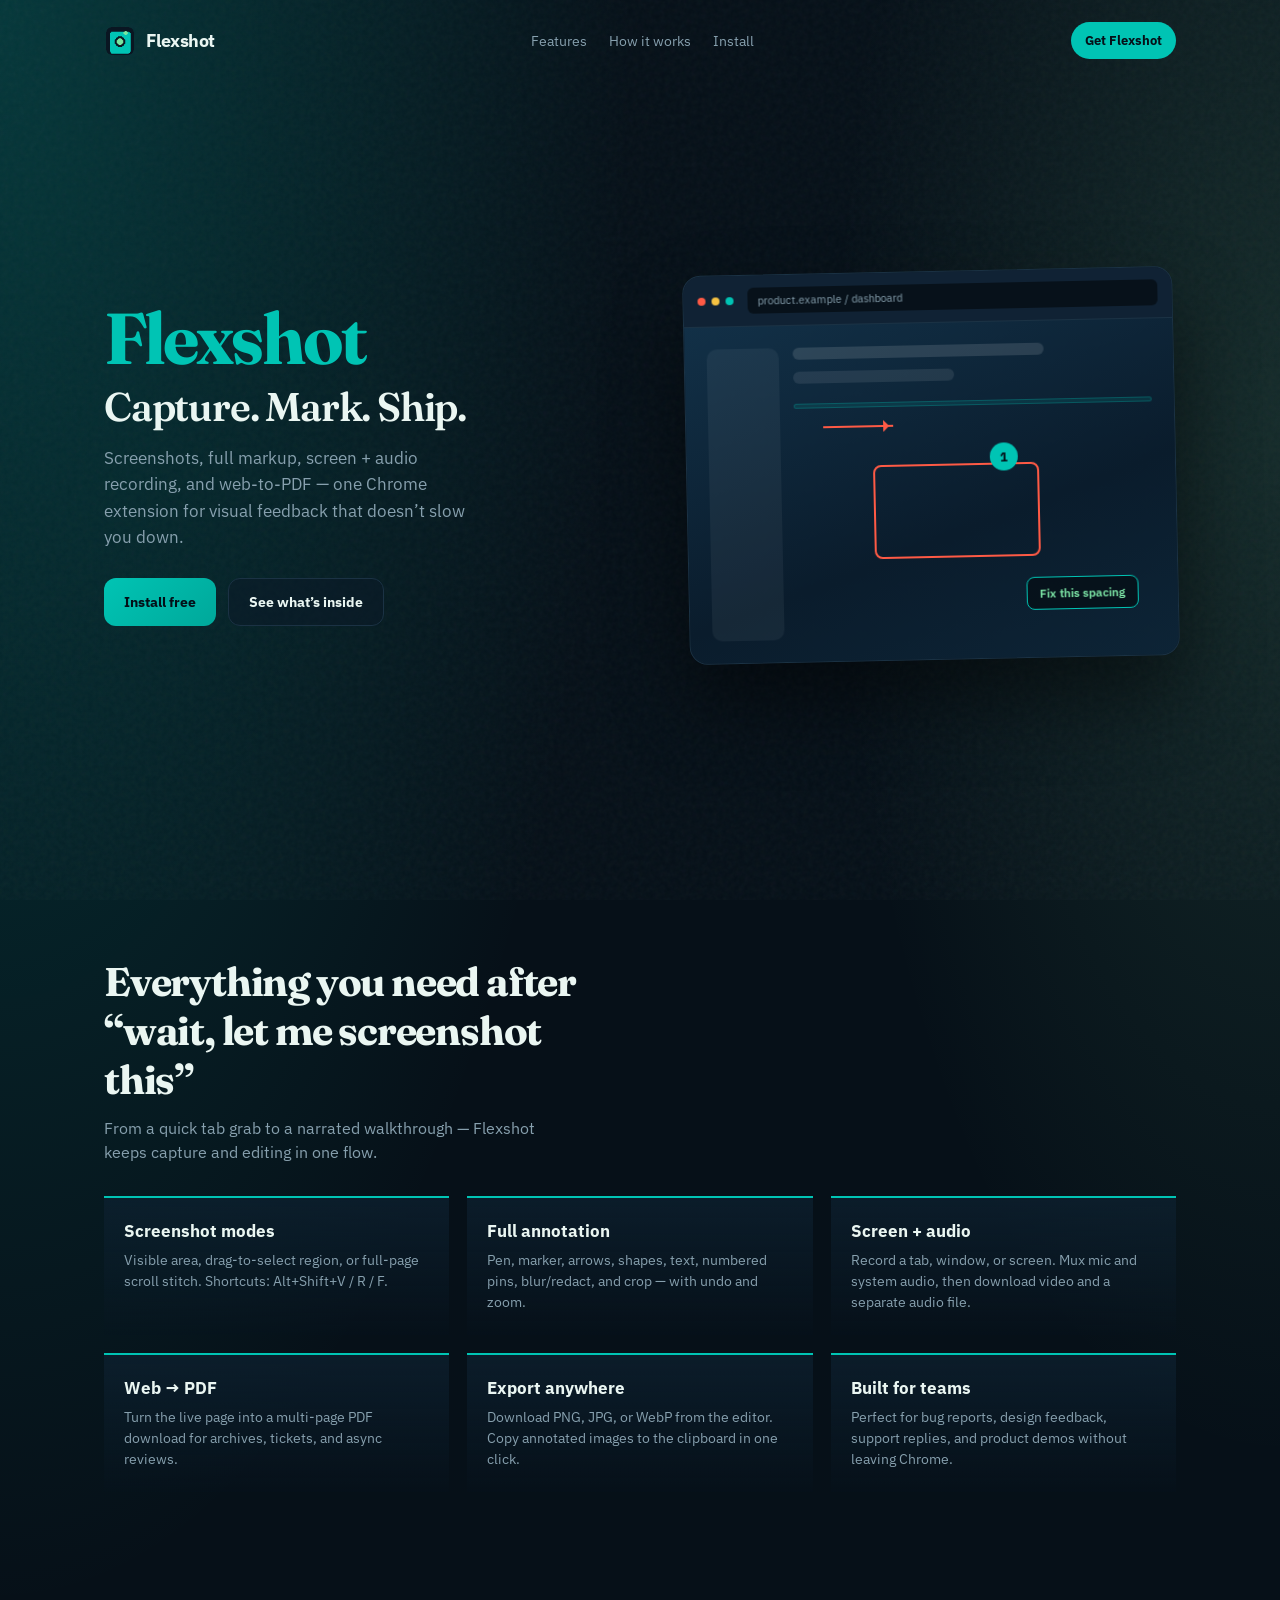
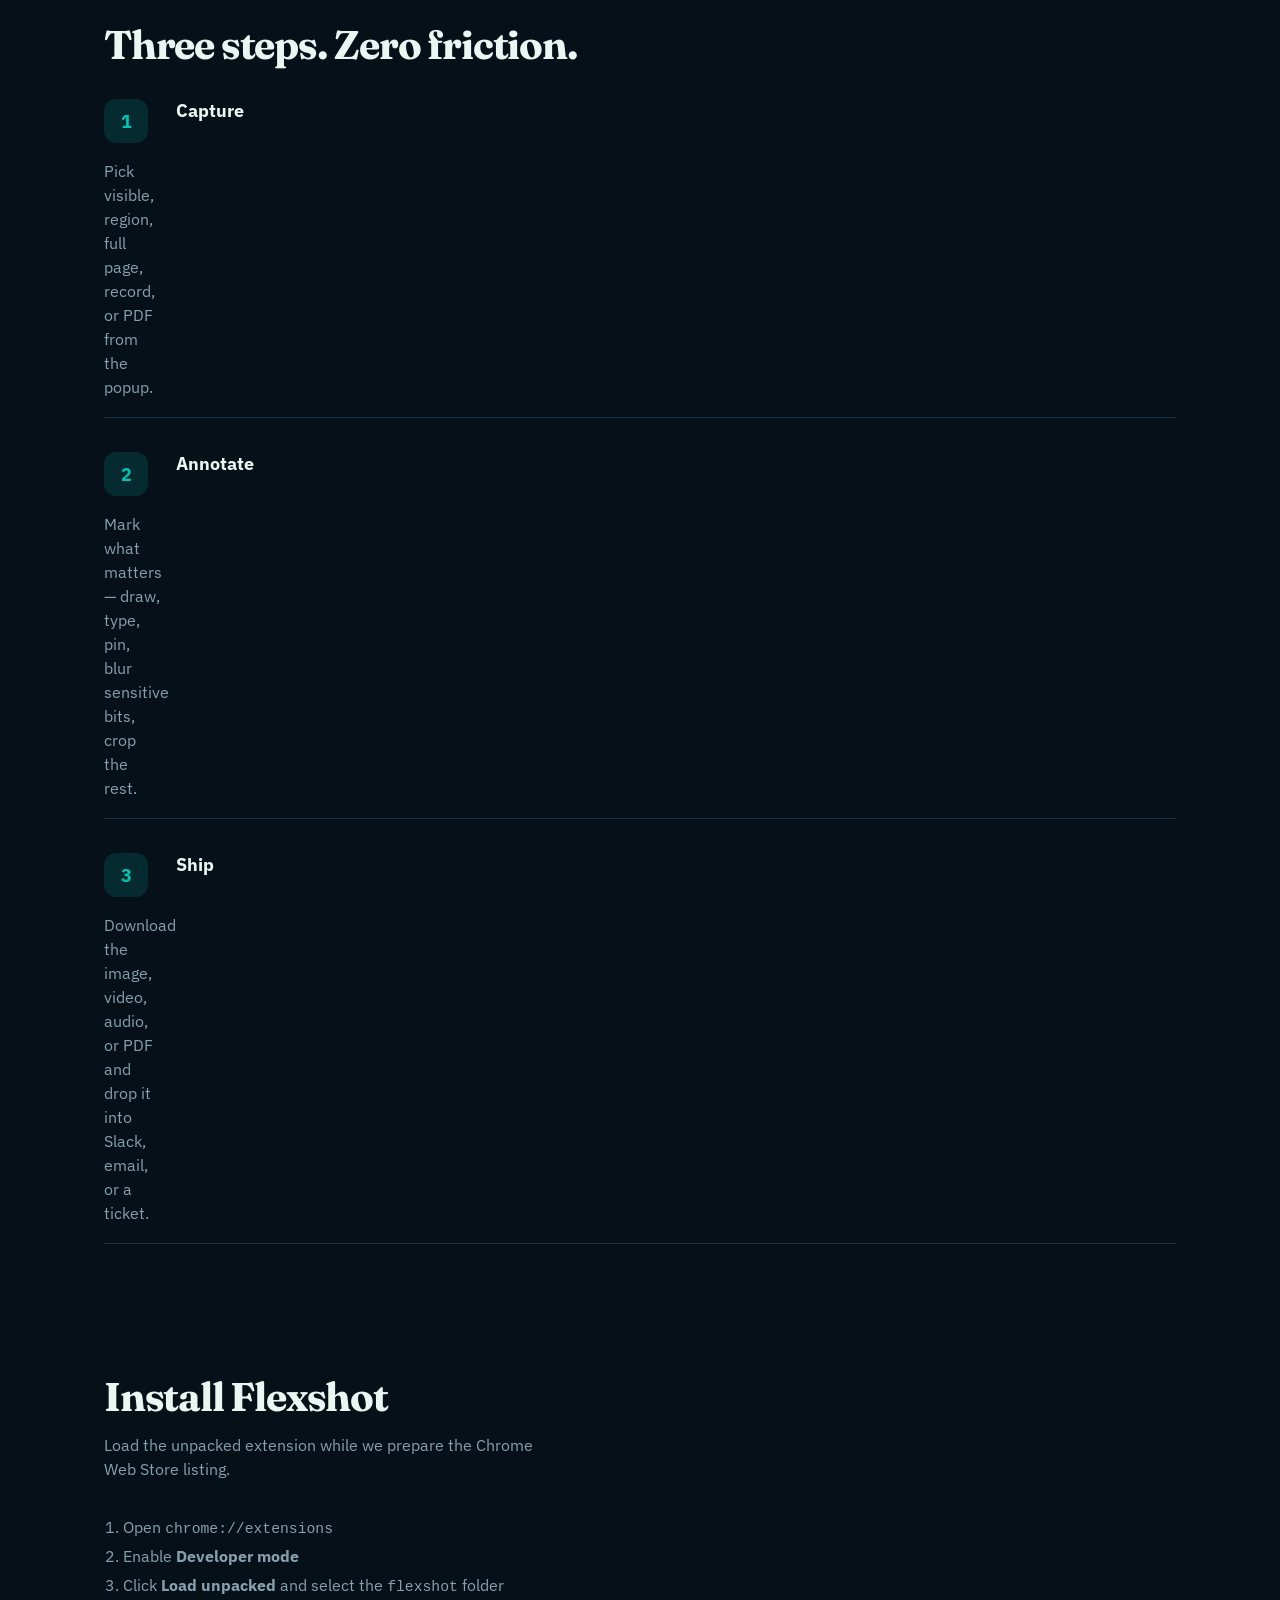
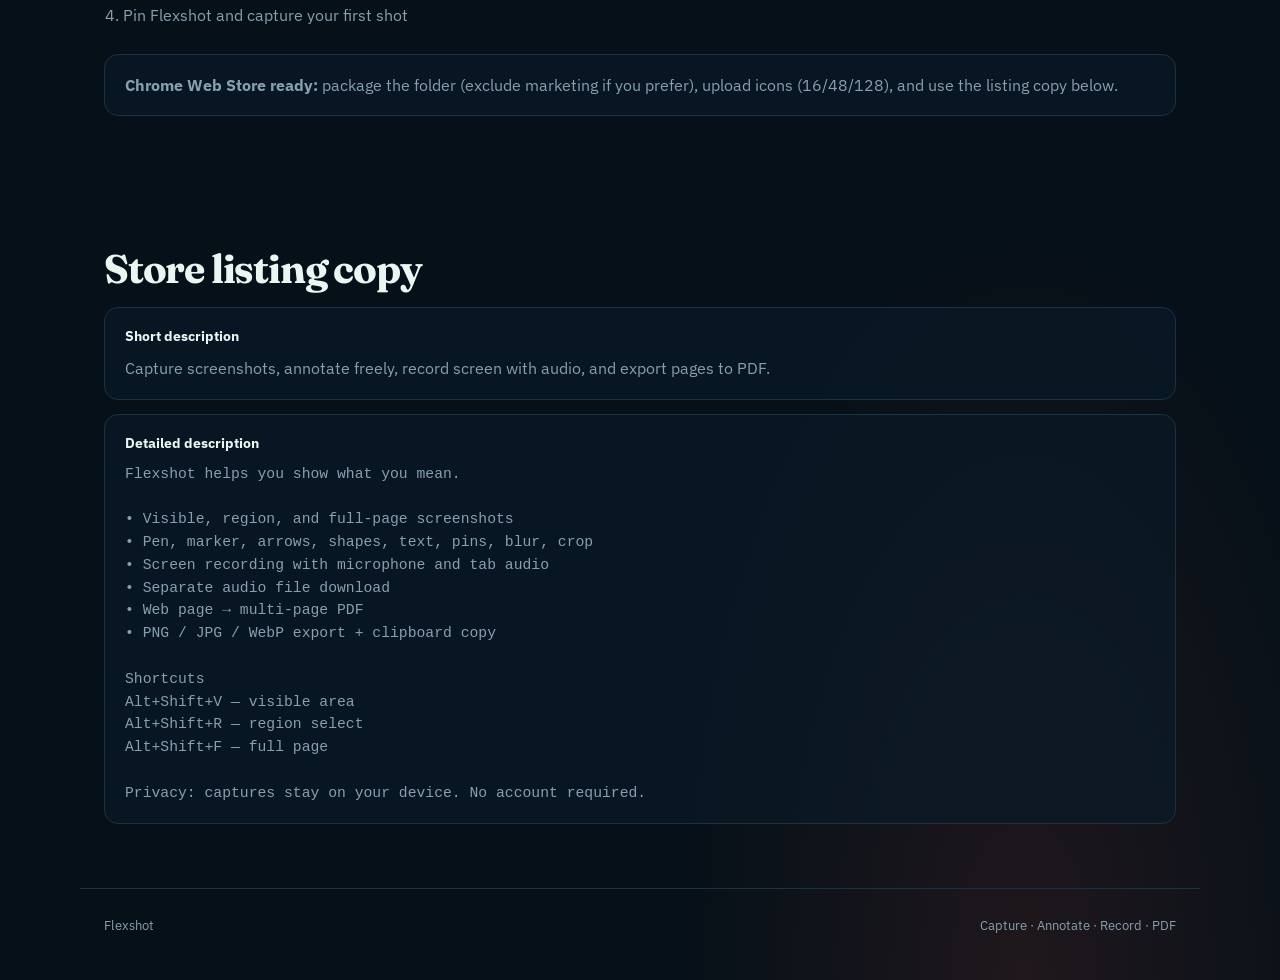
<file: marketing/index.html>
<!DOCTYPE html>
<html lang="en">
<head>
  <meta charset="UTF-8" />
  <meta name="viewport" content="width=device-width, initial-scale=1" />
  <title>Flexshot — Capture. Mark. Ship.</title>
  <meta name="description" content="Flexshot is a Chrome extension for screenshots, annotation, screen recording with audio, and web-to-PDF — built for fast visual communication." />
  <link rel="icon" href="../icons/icon32.png" />
  <link rel="preconnect" href="https://fonts.googleapis.com" />
  <link rel="preconnect" href="https://fonts.gstatic.com" crossorigin />
  <link href="https://fonts.googleapis.com/css2?family=Fraunces:opsz,wght@9..144,600;9..144,700&family=IBM+Plex+Sans:wght@400;500;600;700&display=swap" rel="stylesheet" />
  <link rel="stylesheet" href="styles.css" />
</head>
<body>
  <div class="grain" aria-hidden="true"></div>

  <header class="nav">
    <a class="logo" href="#">
      <img src="../icons/icon48.png" width="32" height="32" alt="" />
      Flexshot
    </a>
    <nav>
      <a href="#features">Features</a>
      <a href="#how">How it works</a>
      <a href="#install">Install</a>
    </nav>
    <a class="cta-nav" href="#install">Get Flexshot</a>
  </header>

  <main>
    <section class="hero">
      <div class="hero-copy">
        <p class="brand-mark">Flexshot</p>
        <h1>Capture. Mark. Ship.</h1>
        <p class="lede">Screenshots, full markup, screen + audio recording, and web-to-PDF — one Chrome extension for visual feedback that doesn’t slow you down.</p>
        <div class="cta-row">
          <a class="btn primary" href="#install">Install free</a>
          <a class="btn ghost" href="#features">See what’s inside</a>
        </div>
      </div>
      <div class="hero-visual" aria-hidden="true">
        <div class="monitor">
          <div class="chrome-bar">
            <span></span><span></span><span></span>
            <div class="url">product.example / dashboard</div>
          </div>
          <div class="screen">
            <div class="anno arrow"></div>
            <div class="anno box"></div>
            <div class="anno pin">1</div>
            <div class="anno note">Fix this spacing</div>
            <div class="fake-ui">
              <div class="fake-side"></div>
              <div class="fake-main">
                <div class="fake-row"></div>
                <div class="fake-row short"></div>
                <div class="fake-card"></div>
              </div>
            </div>
          </div>
        </div>
      </div>
    </section>

    <section id="features" class="features">
      <h2>Everything you need after “wait, let me screenshot this”</h2>
      <p class="section-lede">From a quick tab grab to a narrated walkthrough — Flexshot keeps capture and editing in one flow.</p>

      <div class="feature-grid">
        <article>
          <h3>Screenshot modes</h3>
          <p>Visible area, drag-to-select region, or full-page scroll stitch. Shortcuts: Alt+Shift+V / R / F.</p>
        </article>
        <article>
          <h3>Full annotation</h3>
          <p>Pen, marker, arrows, shapes, text, numbered pins, blur/redact, and crop — with undo and zoom.</p>
        </article>
        <article>
          <h3>Screen + audio</h3>
          <p>Record a tab, window, or screen. Mux mic and system audio, then download video and a separate audio file.</p>
        </article>
        <article>
          <h3>Web → PDF</h3>
          <p>Turn the live page into a multi-page PDF download for archives, tickets, and async reviews.</p>
        </article>
        <article>
          <h3>Export anywhere</h3>
          <p>Download PNG, JPG, or WebP from the editor. Copy annotated images to the clipboard in one click.</p>
        </article>
        <article>
          <h3>Built for teams</h3>
          <p>Perfect for bug reports, design feedback, support replies, and product demos without leaving Chrome.</p>
        </article>
      </div>
    </section>

    <section id="how" class="how">
      <h2>Three steps. Zero friction.</h2>
      <ol>
        <li>
          <strong>Capture</strong>
          <span>Pick visible, region, full page, record, or PDF from the popup.</span>
        </li>
        <li>
          <strong>Annotate</strong>
          <span>Mark what matters — draw, type, pin, blur sensitive bits, crop the rest.</span>
        </li>
        <li>
          <strong>Ship</strong>
          <span>Download the image, video, audio, or PDF and drop it into Slack, email, or a ticket.</span>
        </li>
      </ol>
    </section>

    <section id="install" class="install">
      <h2>Install Flexshot</h2>
      <p class="section-lede">Load the unpacked extension while we prepare the Chrome Web Store listing.</p>
      <ol class="install-steps">
        <li>Open <code>chrome://extensions</code></li>
        <li>Enable <strong>Developer mode</strong></li>
        <li>Click <strong>Load unpacked</strong> and select the <code>flexshot</code> folder</li>
        <li>Pin Flexshot and capture your first shot</li>
      </ol>
      <div class="store-note">
        <p><strong>Chrome Web Store ready:</strong> package the folder (exclude marketing if you prefer), upload icons (16/48/128), and use the listing copy below.</p>
      </div>
    </section>

    <section class="listing">
      <h2>Store listing copy</h2>
      <div class="listing-block">
        <h3>Short description</h3>
        <p>Capture screenshots, annotate freely, record screen with audio, and export pages to PDF.</p>
      </div>
      <div class="listing-block">
        <h3>Detailed description</h3>
        <pre>Flexshot helps you show what you mean.

• Visible, region, and full-page screenshots
• Pen, marker, arrows, shapes, text, pins, blur, crop
• Screen recording with microphone and tab audio
• Separate audio file download
• Web page → multi-page PDF
• PNG / JPG / WebP export + clipboard copy

Shortcuts
Alt+Shift+V — visible area
Alt+Shift+R — region select
Alt+Shift+F — full page

Privacy: captures stay on your device. No account required.</pre>
      </div>
    </section>
  </main>

  <footer class="site-footer">
    <span>Flexshot</span>
    <span>Capture · Annotate · Record · PDF</span>
  </footer>

  <script>
    const monitor = document.querySelector('.monitor');
    if (monitor) {
      monitor.animate(
        [
          { transform: 'translateY(0px) rotate(-1.2deg)' },
          { transform: 'translateY(-10px) rotate(-0.4deg)' },
          { transform: 'translateY(0px) rotate(-1.2deg)' }
        ],
        { duration: 7000, iterations: Infinity, easing: 'ease-in-out' }
      );
    }
    document.querySelectorAll('.anno').forEach((el, i) => {
      el.animate(
        [
          { opacity: 0, transform: 'scale(0.92) translateY(6px)' },
          { opacity: 1, transform: 'scale(1) translateY(0)' }
        ],
        { duration: 700, delay: 400 + i * 180, fill: 'forwards', easing: 'cubic-bezier(.2,.8,.2,1)' }
      );
    });
  </script>
</body>
</html>
</file>
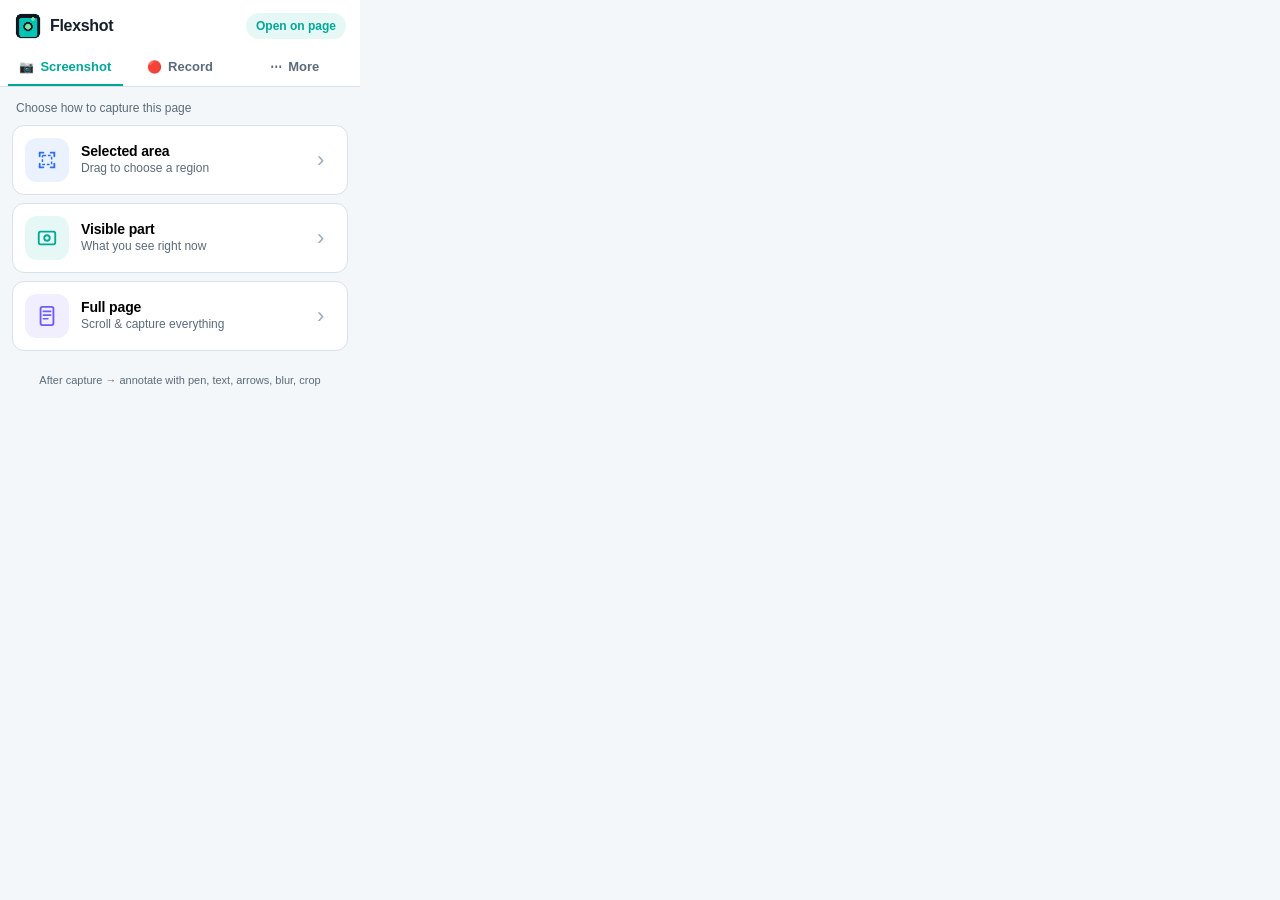
<file: docs/demo/popup-capture.html>
<!DOCTYPE html>
<html lang="en">
<head>
  <meta charset="UTF-8" />
  <link rel="stylesheet" href="../../src/popup/popup.css" />
  <style>body{margin:0}</style>
</head>
<body>
  <header class="top">
    <div class="brand">
      <img src="../../icons/icon48.png" width="28" height="28" alt="" />
      <strong>Flexshot</strong>
    </div>
    <button type="button" class="linkish">Open on page</button>
  </header>
  <nav class="tabs" role="tablist">
    <button type="button" class="tab active"><span class="tab-ico">📷</span> Screenshot</button>
    <button type="button" class="tab"><span class="tab-ico">🔴</span> Record</button>
    <button type="button" class="tab"><span class="tab-ico">⋯</span> More</button>
  </nav>
  <section class="panel active">
    <p class="lead">Choose how to capture this page</p>
    <button type="button" class="tile">
      <span class="tile-icon region" aria-hidden="true"><svg viewBox="0 0 24 24" fill="none"><path d="M4 8V4h4M20 8V4h-4M4 16v4h4M20 16v4h-4" stroke="currentColor" stroke-width="2" stroke-linecap="round"/><rect x="7" y="7" width="10" height="10" rx="1" stroke="currentColor" stroke-width="1.6" stroke-dasharray="3 2"/></svg></span>
      <span class="tile-text"><strong>Selected area</strong><small>Drag to choose a region</small></span>
      <span class="tile-arrow">›</span>
    </button>
    <button type="button" class="tile">
      <span class="tile-icon visible" aria-hidden="true"><svg viewBox="0 0 24 24" fill="none"><rect x="3" y="5" width="18" height="14" rx="2" stroke="currentColor" stroke-width="2"/><circle cx="12" cy="12" r="3" stroke="currentColor" stroke-width="2"/></svg></span>
      <span class="tile-text"><strong>Visible part</strong><small>What you see right now</small></span>
      <span class="tile-arrow">›</span>
    </button>
    <button type="button" class="tile">
      <span class="tile-icon full" aria-hidden="true"><svg viewBox="0 0 24 24" fill="none"><rect x="5" y="2" width="14" height="20" rx="2" stroke="currentColor" stroke-width="2"/><path d="M8 7h8M8 11h8M8 15h5" stroke="currentColor" stroke-width="1.8" stroke-linecap="round"/></svg></span>
      <span class="tile-text"><strong>Full page</strong><small>Scroll &amp; capture everything</small></span>
      <span class="tile-arrow">›</span>
    </button>
  </section>
  <footer class="foot">After capture → annotate with pen, text, arrows, blur, crop</footer>
</body>
</html>
</file>
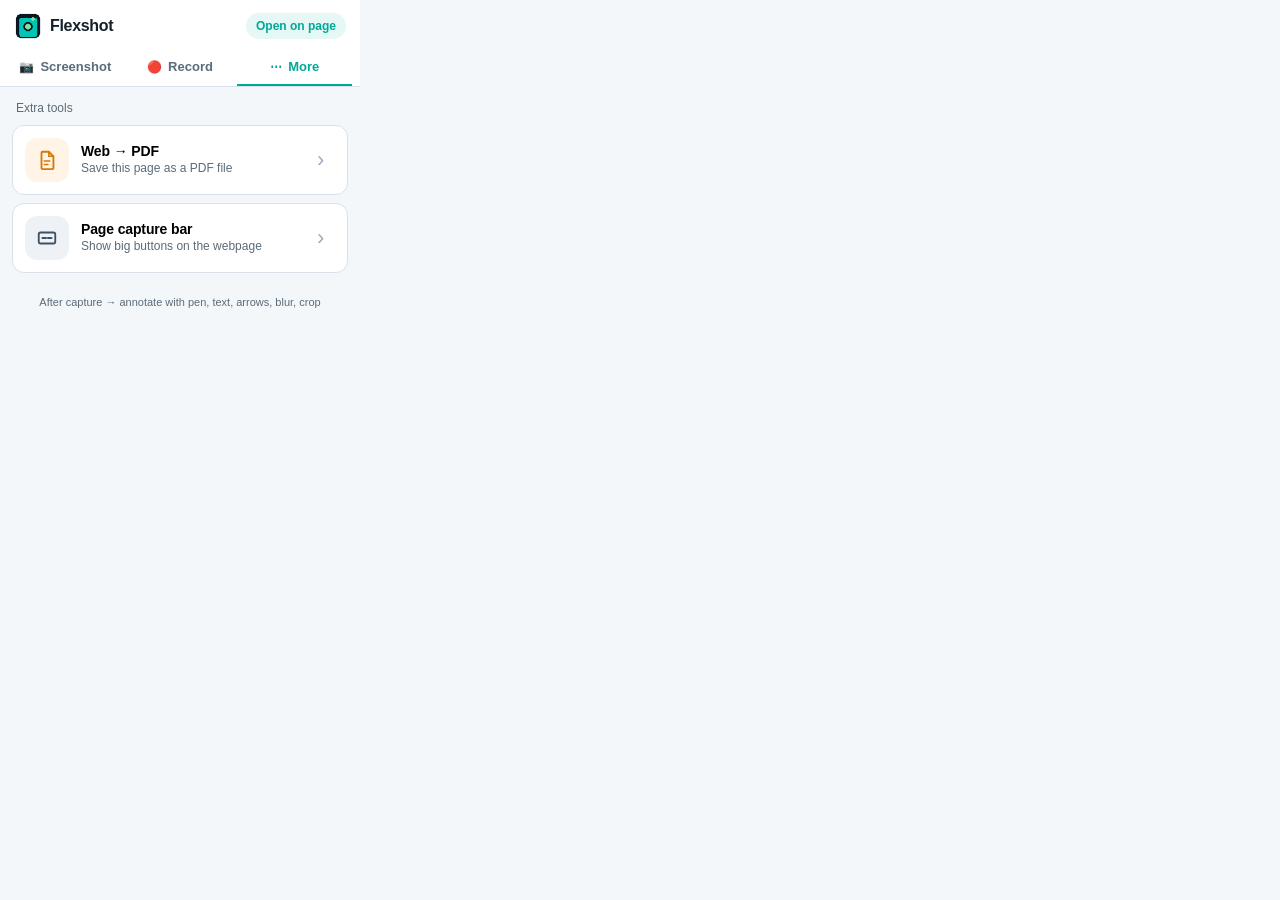
<file: docs/demo/popup-more.html>
<!DOCTYPE html>
<html lang="en">
<head>
  <meta charset="UTF-8" />
  <link rel="stylesheet" href="../../src/popup/popup.css" />
  <style>body{margin:0}</style>
</head>
<body>
  <header class="top">
    <div class="brand">
      <img src="../../icons/icon48.png" width="28" height="28" alt="" />
      <strong>Flexshot</strong>
    </div>
    <button type="button" class="linkish">Open on page</button>
  </header>
  <nav class="tabs">
    <button type="button" class="tab"><span class="tab-ico">📷</span> Screenshot</button>
    <button type="button" class="tab"><span class="tab-ico">🔴</span> Record</button>
    <button type="button" class="tab active"><span class="tab-ico">⋯</span> More</button>
  </nav>
  <section class="panel active">
    <p class="lead">Extra tools</p>
    <button type="button" class="tile">
      <span class="tile-icon pdf" aria-hidden="true"><svg viewBox="0 0 24 24" fill="none"><path d="M7 3h7l5 5v13a1 1 0 0 1-1 1H7a1 1 0 0 1-1-1V4a1 1 0 0 1 1-1z" stroke="currentColor" stroke-width="2"/><path d="M14 3v5h5M9 13h6M9 17h4" stroke="currentColor" stroke-width="1.7" stroke-linecap="round"/></svg></span>
      <span class="tile-text"><strong>Web → PDF</strong><small>Save this page as a PDF file</small></span>
      <span class="tile-arrow">›</span>
    </button>
    <button type="button" class="tile">
      <span class="tile-icon bar" aria-hidden="true"><svg viewBox="0 0 24 24" fill="none"><rect x="3" y="6" width="18" height="12" rx="2" stroke="currentColor" stroke-width="2"/><path d="M7 12h4M13 12h4" stroke="currentColor" stroke-width="2" stroke-linecap="round"/></svg></span>
      <span class="tile-text"><strong>Page capture bar</strong><small>Show big buttons on the webpage</small></span>
      <span class="tile-arrow">›</span>
    </button>
  </section>
  <footer class="foot">After capture → annotate with pen, text, arrows, blur, crop</footer>
</body>
</html>
</file>
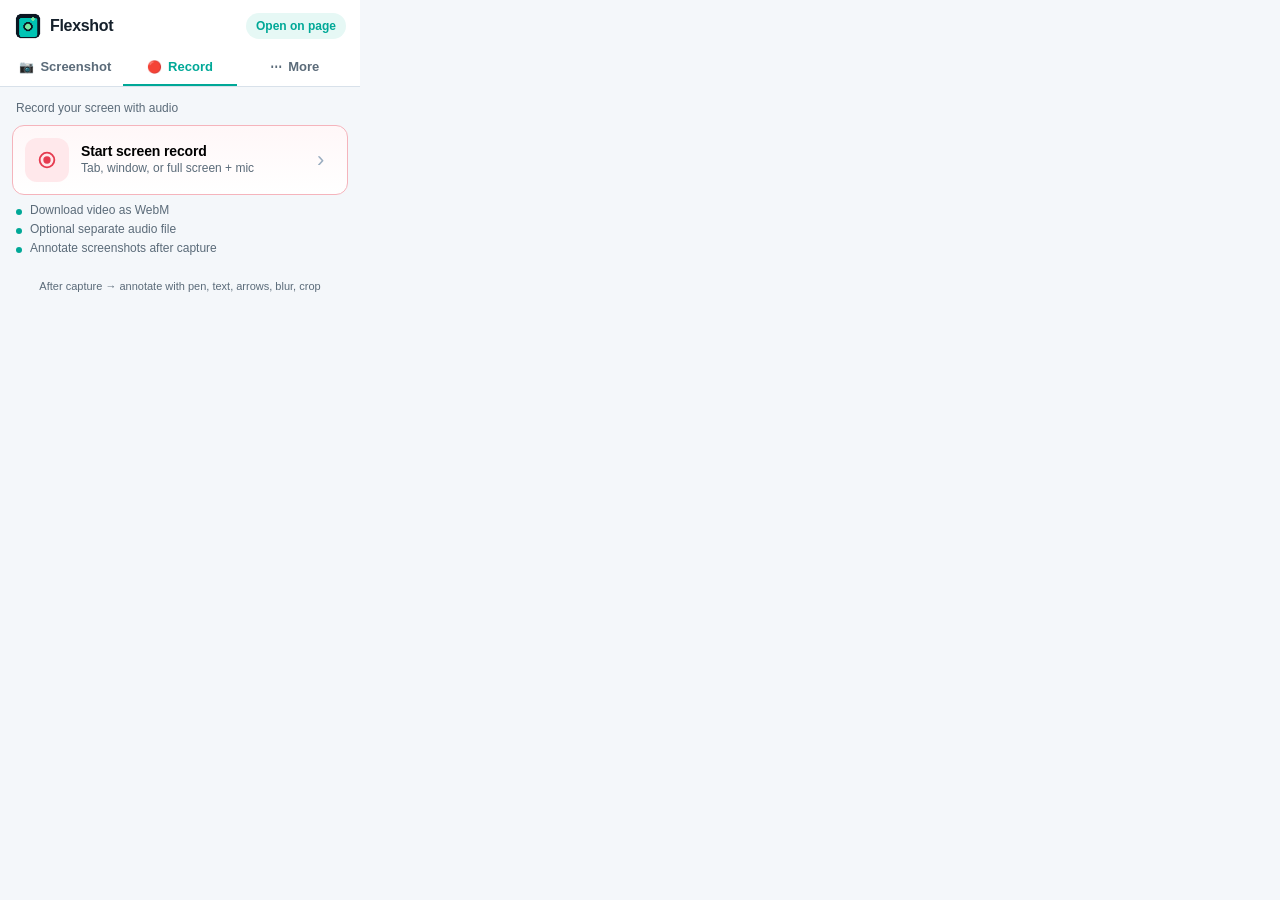
<file: docs/demo/popup-record.html>
<!DOCTYPE html>
<html lang="en">
<head>
  <meta charset="UTF-8" />
  <link rel="stylesheet" href="../../src/popup/popup.css" />
  <style>body{margin:0}</style>
</head>
<body>
  <header class="top">
    <div class="brand">
      <img src="../../icons/icon48.png" width="28" height="28" alt="" />
      <strong>Flexshot</strong>
    </div>
    <button type="button" class="linkish">Open on page</button>
  </header>
  <nav class="tabs">
    <button type="button" class="tab"><span class="tab-ico">📷</span> Screenshot</button>
    <button type="button" class="tab active"><span class="tab-ico">🔴</span> Record</button>
    <button type="button" class="tab"><span class="tab-ico">⋯</span> More</button>
  </nav>
  <section class="panel active">
    <p class="lead">Record your screen with audio</p>
    <button type="button" class="tile featured">
      <span class="tile-icon record" aria-hidden="true"><svg viewBox="0 0 24 24"><circle cx="12" cy="12" r="8" fill="none" stroke="currentColor" stroke-width="2"/><circle cx="12" cy="12" r="4" fill="currentColor"/></svg></span>
      <span class="tile-text"><strong>Start screen record</strong><small>Tab, window, or full screen + mic</small></span>
      <span class="tile-arrow">›</span>
    </button>
    <ul class="tips">
      <li>Download video as WebM</li>
      <li>Optional separate audio file</li>
      <li>Annotate screenshots after capture</li>
    </ul>
  </section>
  <footer class="foot">After capture → annotate with pen, text, arrows, blur, crop</footer>
</body>
</html>
</file>
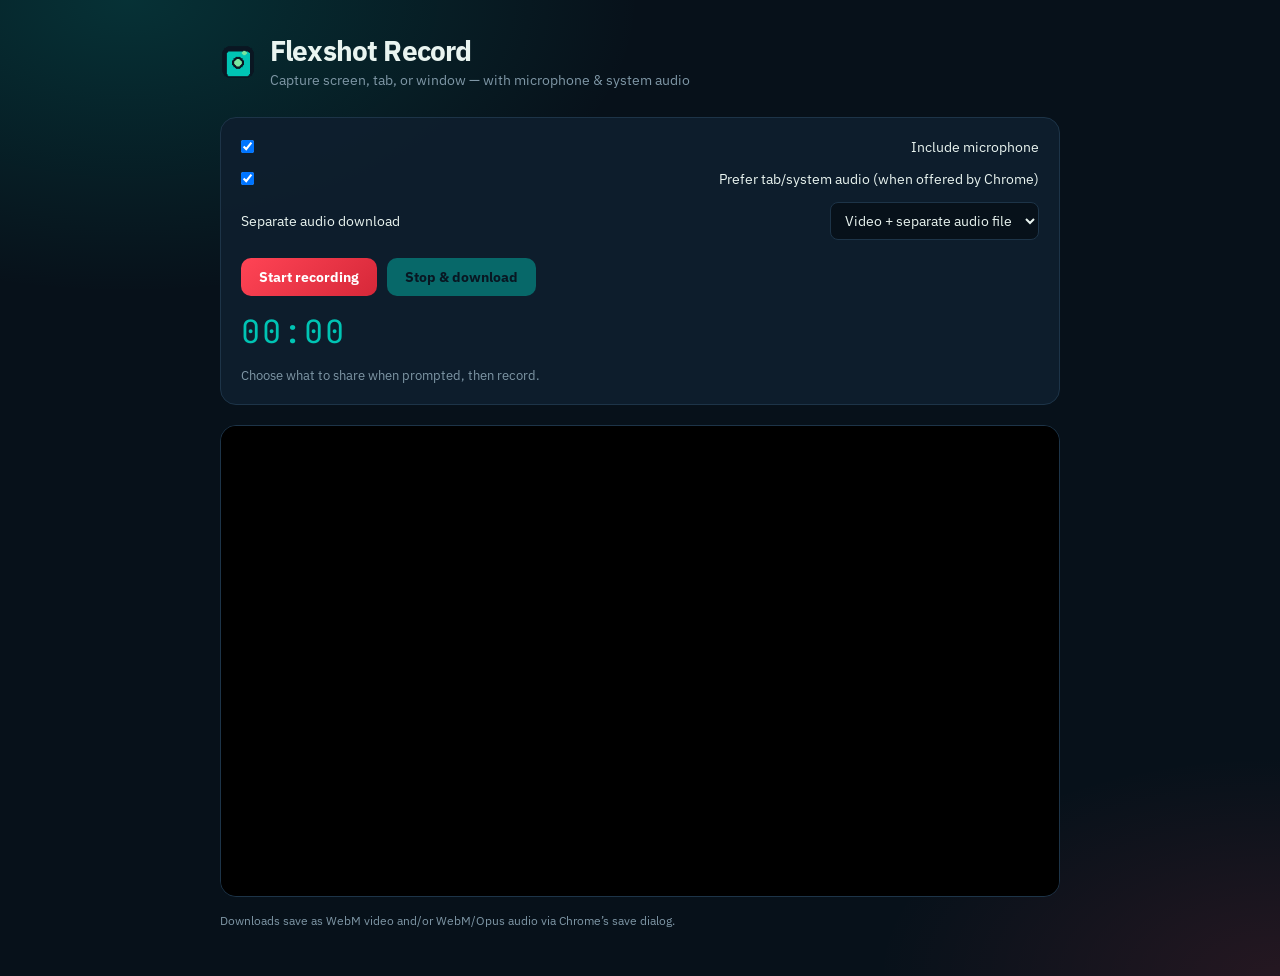
<file: docs/demo/recorder.html>
<!DOCTYPE html>
<html lang="en">
<head>
  <meta charset="UTF-8" />
  <meta name="viewport" content="width=device-width, initial-scale=1" />
  <title>Flexshot Recorder</title>
  <link rel="preconnect" href="https://fonts.googleapis.com" />
  <link rel="preconnect" href="https://fonts.gstatic.com" crossorigin />
  <link href="https://fonts.googleapis.com/css2?family=IBM+Plex+Sans:wght@400;500;600;700&family=JetBrains+Mono:wght@500&display=swap" rel="stylesheet" />
  <link rel="stylesheet" href="../../src/record/recorder.css" />
</head>
<body>
  <div class="shell">
    <header>
      <img src="../../icons/icon48.png" alt="" width="36" height="36" />
      <div>
        <h1>Flexshot Record</h1>
        <p>Capture screen, tab, or window — with microphone &amp; system audio</p>
      </div>
    </header>

    <section class="panel">
      <label class="opt">
        <input type="checkbox" id="micAudio" checked />
        Include microphone
      </label>
      <label class="opt">
        <input type="checkbox" id="systemAudio" checked />
        Prefer tab/system audio (when offered by Chrome)
      </label>
      <label class="opt">
        <span>Separate audio download</span>
        <select id="audioMode">
          <option value="both">Video + separate audio file</option>
          <option value="video">Video only (audio muxed)</option>
          <option value="audio">Audio only</option>
        </select>
      </label>

      <div class="controls">
        <button type="button" id="btnStart" class="record">Start recording</button>
        <button type="button" id="btnStop" class="stop" disabled>Stop &amp; download</button>
      </div>

      <div class="timer" id="timer">00:00</div>
      <p class="status" id="status">Choose what to share when prompted, then record.</p>
    </section>

    <section class="preview-wrap">
      <video id="preview" autoplay muted playsinline></video>
    </section>

    <footer>
      <p>Downloads save as WebM video and/or WebM/Opus audio via Chrome’s save dialog.</p>
    </footer>
  </div>
  
</body>
</html>
</file>
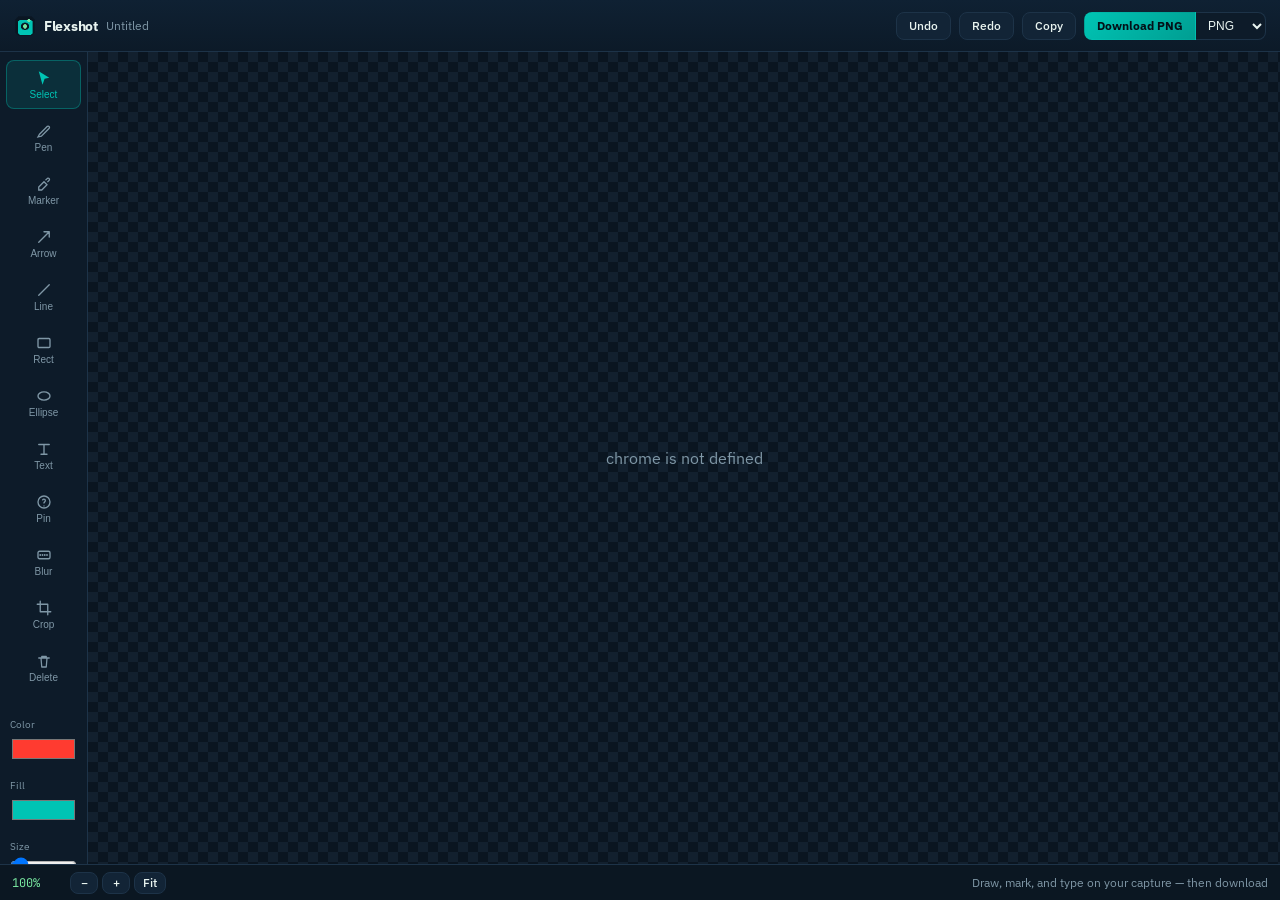
<file: src/editor/editor.html>
<!DOCTYPE html>
<html lang="en">
<head>
  <meta charset="UTF-8" />
  <meta name="viewport" content="width=device-width, initial-scale=1" />
  <title>Flexshot Editor</title>
  <link rel="preconnect" href="https://fonts.googleapis.com" />
  <link rel="preconnect" href="https://fonts.gstatic.com" crossorigin />
  <link href="https://fonts.googleapis.com/css2?family=IBM+Plex+Sans:wght@400;500;600;700&family=JetBrains+Mono:wght@500&display=swap" rel="stylesheet" />
  <link rel="stylesheet" href="editor.css" />
</head>
<body>
  <div class="app">
    <header class="topbar">
      <div class="brand">
        <img src="../../icons/icon32.png" alt="" width="22" height="22" />
        <strong>Flexshot</strong>
        <span id="docTitle" class="doc-title">Untitled</span>
      </div>
      <div class="top-actions">
        <button type="button" id="btnUndo" class="ghost" title="Undo (Ctrl+Z)">Undo</button>
        <button type="button" id="btnRedo" class="ghost" title="Redo (Ctrl+Y)">Redo</button>
        <button type="button" id="btnCopy" class="ghost">Copy</button>
        <div class="split">
          <button type="button" id="btnDownload" class="primary">Download PNG</button>
          <select id="exportFormat" aria-label="Export format">
            <option value="png">PNG</option>
            <option value="jpeg">JPG</option>
            <option value="webp">WebP</option>
          </select>
        </div>
      </div>
    </header>

    <div class="workspace">
      <aside class="toolbar" aria-label="Tools">
        <button type="button" class="tool active" data-tool="select" title="Select / move">
          <svg viewBox="0 0 24 24"><path d="M5 3l14 8.5-6.2 1.6L10 21z" fill="currentColor"/></svg>
          <span>Select</span>
        </button>
        <button type="button" class="tool" data-tool="pen" title="Pen">
          <svg viewBox="0 0 24 24" fill="none"><path d="M4 20l4.5-1.2L19 8.3a1.8 1.8 0 0 0-2.5-2.5L6 16.3 4 20z" stroke="currentColor" stroke-width="1.7"/></svg>
          <span>Pen</span>
        </button>
        <button type="button" class="tool" data-tool="highlighter" title="Highlighter">
          <svg viewBox="0 0 24 24" fill="none"><path d="M5 16l7-7 4 4-7 7H5v-4zM14 7l2.5-2.5a1.8 1.8 0 0 1 2.5 2.5L16.5 9.5" stroke="currentColor" stroke-width="1.7"/></svg>
          <span>Marker</span>
        </button>
        <button type="button" class="tool" data-tool="arrow" title="Arrow">
          <svg viewBox="0 0 24 24" fill="none"><path d="M5 19L19 5M19 5h-7M19 5v7" stroke="currentColor" stroke-width="1.8" stroke-linecap="round" stroke-linejoin="round"/></svg>
          <span>Arrow</span>
        </button>
        <button type="button" class="tool" data-tool="line" title="Line">
          <svg viewBox="0 0 24 24" fill="none"><path d="M5 19L19 5" stroke="currentColor" stroke-width="1.8" stroke-linecap="round"/></svg>
          <span>Line</span>
        </button>
        <button type="button" class="tool" data-tool="rect" title="Rectangle">
          <svg viewBox="0 0 24 24" fill="none"><rect x="4" y="6" width="16" height="12" rx="1.5" stroke="currentColor" stroke-width="1.8"/></svg>
          <span>Rect</span>
        </button>
        <button type="button" class="tool" data-tool="ellipse" title="Ellipse">
          <svg viewBox="0 0 24 24" fill="none"><ellipse cx="12" cy="12" rx="8" ry="5.5" stroke="currentColor" stroke-width="1.8"/></svg>
          <span>Ellipse</span>
        </button>
        <button type="button" class="tool" data-tool="text" title="Text">
          <svg viewBox="0 0 24 24" fill="none"><path d="M5 6h14M12 6v13M8 19h8" stroke="currentColor" stroke-width="1.8" stroke-linecap="round"/></svg>
          <span>Text</span>
        </button>
        <button type="button" class="tool" data-tool="number" title="Number pin">
          <svg viewBox="0 0 24 24" fill="none"><circle cx="12" cy="12" r="8" stroke="currentColor" stroke-width="1.8"/><path d="M10.2 9.2c.4-.7 1-.9 1.7-.9 1.1 0 1.9.7 1.9 1.8 0 1.4-1.4 2-1.9 3.2M12 17.2h.01" stroke="currentColor" stroke-width="1.7" stroke-linecap="round"/></svg>
          <span>Pin</span>
        </button>
        <button type="button" class="tool" data-tool="blur" title="Blur / redact">
          <svg viewBox="0 0 24 24" fill="none"><rect x="4" y="7" width="16" height="10" rx="2" stroke="currentColor" stroke-width="1.8"/><path d="M7 12h.01M10 12h.01M13 12h.01M16 12h.01" stroke="currentColor" stroke-width="2.4" stroke-linecap="round"/></svg>
          <span>Blur</span>
        </button>
        <button type="button" class="tool" data-tool="crop" title="Crop">
          <svg viewBox="0 0 24 24" fill="none"><path d="M7 3v14h14M3 7h14v14" stroke="currentColor" stroke-width="1.8" stroke-linecap="round" stroke-linejoin="round"/></svg>
          <span>Crop</span>
        </button>
        <button type="button" class="tool danger" data-tool="eraser" title="Delete shape">
          <svg viewBox="0 0 24 24" fill="none"><path d="M5 8h14M9 8V6h6v2M8 8l1 12h6l1-12" stroke="currentColor" stroke-width="1.7" stroke-linecap="round" stroke-linejoin="round"/></svg>
          <span>Delete</span>
        </button>

        <div class="sep"></div>

        <label class="field">
          <span>Color</span>
          <input type="color" id="strokeColor" value="#ff3b30" />
        </label>
        <label class="field">
          <span>Fill</span>
          <input type="color" id="fillColor" value="#00c4b4" />
        </label>
        <label class="field">
          <span>Size</span>
          <input type="range" id="strokeWidth" min="1" max="48" value="4" />
        </label>
        <label class="field check">
          <input type="checkbox" id="filled" />
          <span>Filled shapes</span>
        </label>
      </aside>

      <main class="canvas-wrap" id="canvasWrap">
        <div class="stage" id="stage">
          <canvas id="baseCanvas"></canvas>
          <canvas id="drawCanvas"></canvas>
          <div id="textLayer" class="text-layer"></div>
          <div id="cropOverlay" class="crop-overlay" hidden></div>
        </div>
        <p id="empty" class="empty">Loading screenshot…</p>
      </main>
    </div>

    <footer class="statusbar">
      <span id="zoomLabel">100%</span>
      <div class="zoom-btns">
        <button type="button" id="zoomOut" class="ghost sm">−</button>
        <button type="button" id="zoomIn" class="ghost sm">+</button>
        <button type="button" id="zoomFit" class="ghost sm">Fit</button>
      </div>
      <span id="hint">Draw, mark, and type on your capture — then download</span>
    </footer>
  </div>
  <script src="editor.js" type="module"></script>
</body>
</html>
</file>
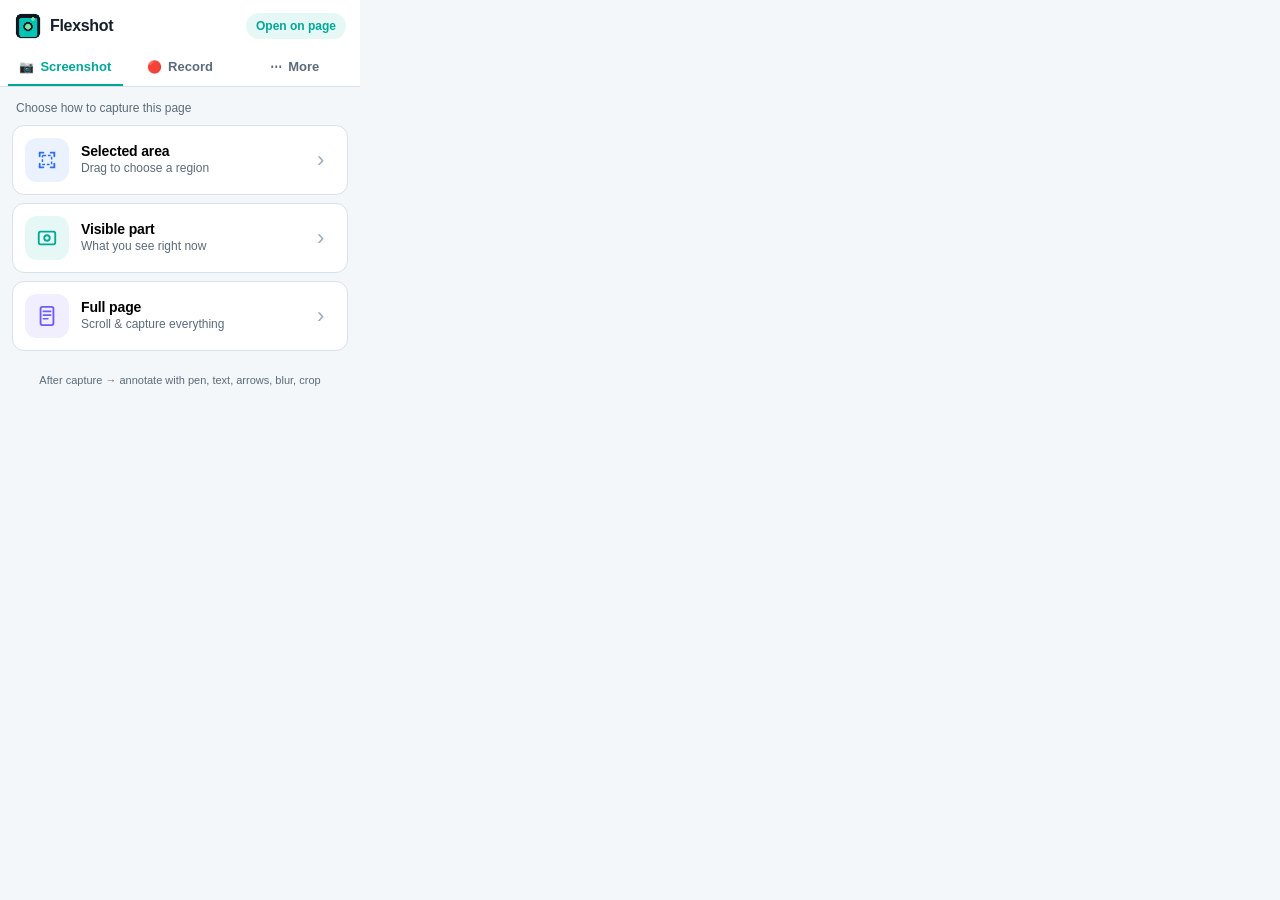
<file: src/popup/popup.html>
<!DOCTYPE html>
<html lang="en">
<head>
  <meta charset="UTF-8" />
  <meta name="viewport" content="width=device-width, initial-scale=1" />
  <title>Flexshot</title>
  <link rel="stylesheet" href="popup.css" />
</head>
<body>
  <header class="top">
    <div class="brand">
      <img src="../../icons/icon48.png" width="28" height="28" alt="" />
      <strong>Flexshot</strong>
    </div>
    <button type="button" class="linkish" id="btnPageBar" title="Show capture bar on the page">
      Open on page
    </button>
  </header>

  <nav class="tabs" role="tablist">
    <button type="button" class="tab active" role="tab" aria-selected="true" data-tab="capture">
      <span class="tab-ico">📷</span>
      Screenshot
    </button>
    <button type="button" class="tab" role="tab" aria-selected="false" data-tab="record">
      <span class="tab-ico">🔴</span>
      Record
    </button>
    <button type="button" class="tab" role="tab" aria-selected="false" data-tab="more">
      <span class="tab-ico">⋯</span>
      More
    </button>
  </nav>

  <!-- CAPTURE TAB -->
  <section class="panel active" id="panel-capture" role="tabpanel">
    <p class="lead">Choose how to capture this page</p>

    <button type="button" class="tile" data-cmd="CAPTURE_REGION">
      <span class="tile-icon region" aria-hidden="true">
        <svg viewBox="0 0 24 24" fill="none"><path d="M4 8V4h4M20 8V4h-4M4 16v4h4M20 16v4h-4" stroke="currentColor" stroke-width="2" stroke-linecap="round"/><rect x="7" y="7" width="10" height="10" rx="1" stroke="currentColor" stroke-width="1.6" stroke-dasharray="3 2"/></svg>
      </span>
      <span class="tile-text">
        <strong>Selected area</strong>
        <small>Drag to choose a region</small>
      </span>
      <span class="tile-arrow">›</span>
    </button>

    <button type="button" class="tile" data-cmd="CAPTURE_VISIBLE">
      <span class="tile-icon visible" aria-hidden="true">
        <svg viewBox="0 0 24 24" fill="none"><rect x="3" y="5" width="18" height="14" rx="2" stroke="currentColor" stroke-width="2"/><circle cx="12" cy="12" r="3" stroke="currentColor" stroke-width="2"/></svg>
      </span>
      <span class="tile-text">
        <strong>Visible part</strong>
        <small>What you see right now</small>
      </span>
      <span class="tile-arrow">›</span>
    </button>

    <button type="button" class="tile" data-cmd="CAPTURE_FULLPAGE">
      <span class="tile-icon full" aria-hidden="true">
        <svg viewBox="0 0 24 24" fill="none"><rect x="5" y="2" width="14" height="20" rx="2" stroke="currentColor" stroke-width="2"/><path d="M8 7h8M8 11h8M8 15h5" stroke="currentColor" stroke-width="1.8" stroke-linecap="round"/></svg>
      </span>
      <span class="tile-text">
        <strong>Full page</strong>
        <small>Scroll &amp; capture everything</small>
      </span>
      <span class="tile-arrow">›</span>
    </button>
  </section>

  <!-- RECORD TAB -->
  <section class="panel" id="panel-record" role="tabpanel" hidden>
    <p class="lead">Record your screen with audio</p>

    <button type="button" class="tile featured" data-cmd="OPEN_RECORDER">
      <span class="tile-icon record" aria-hidden="true">
        <svg viewBox="0 0 24 24"><circle cx="12" cy="12" r="8" fill="none" stroke="currentColor" stroke-width="2"/><circle cx="12" cy="12" r="4" fill="currentColor"/></svg>
      </span>
      <span class="tile-text">
        <strong>Start screen record</strong>
        <small>Tab, window, or full screen + mic</small>
      </span>
      <span class="tile-arrow">›</span>
    </button>

    <ul class="tips">
      <li>Download video as WebM</li>
      <li>Optional separate audio file</li>
      <li>Annotate screenshots after capture</li>
    </ul>
  </section>

  <!-- MORE TAB -->
  <section class="panel" id="panel-more" role="tabpanel" hidden>
    <p class="lead">Extra tools</p>

    <button type="button" class="tile" data-cmd="EXPORT_PDF">
      <span class="tile-icon pdf" aria-hidden="true">
        <svg viewBox="0 0 24 24" fill="none"><path d="M7 3h7l5 5v13a1 1 0 0 1-1 1H7a1 1 0 0 1-1-1V4a1 1 0 0 1 1-1z" stroke="currentColor" stroke-width="2"/><path d="M14 3v5h5M9 13h6M9 17h4" stroke="currentColor" stroke-width="1.7" stroke-linecap="round"/></svg>
      </span>
      <span class="tile-text">
        <strong>Web → PDF</strong>
        <small>Save this page as a PDF file</small>
      </span>
      <span class="tile-arrow">›</span>
    </button>

    <button type="button" class="tile" data-cmd="SHOW_LAUNCHER">
      <span class="tile-icon bar" aria-hidden="true">
        <svg viewBox="0 0 24 24" fill="none"><rect x="3" y="6" width="18" height="12" rx="2" stroke="currentColor" stroke-width="2"/><path d="M7 12h4M13 12h4" stroke="currentColor" stroke-width="2" stroke-linecap="round"/></svg>
      </span>
      <span class="tile-text">
        <strong>Page capture bar</strong>
        <small>Show big buttons on the webpage</small>
      </span>
      <span class="tile-arrow">›</span>
    </button>
  </section>

  <div class="status" id="status" hidden></div>

  <footer class="foot">
    After capture → annotate with pen, text, arrows, blur, crop
  </footer>

  <script src="popup.js"></script>
</body>
</html>
</file>
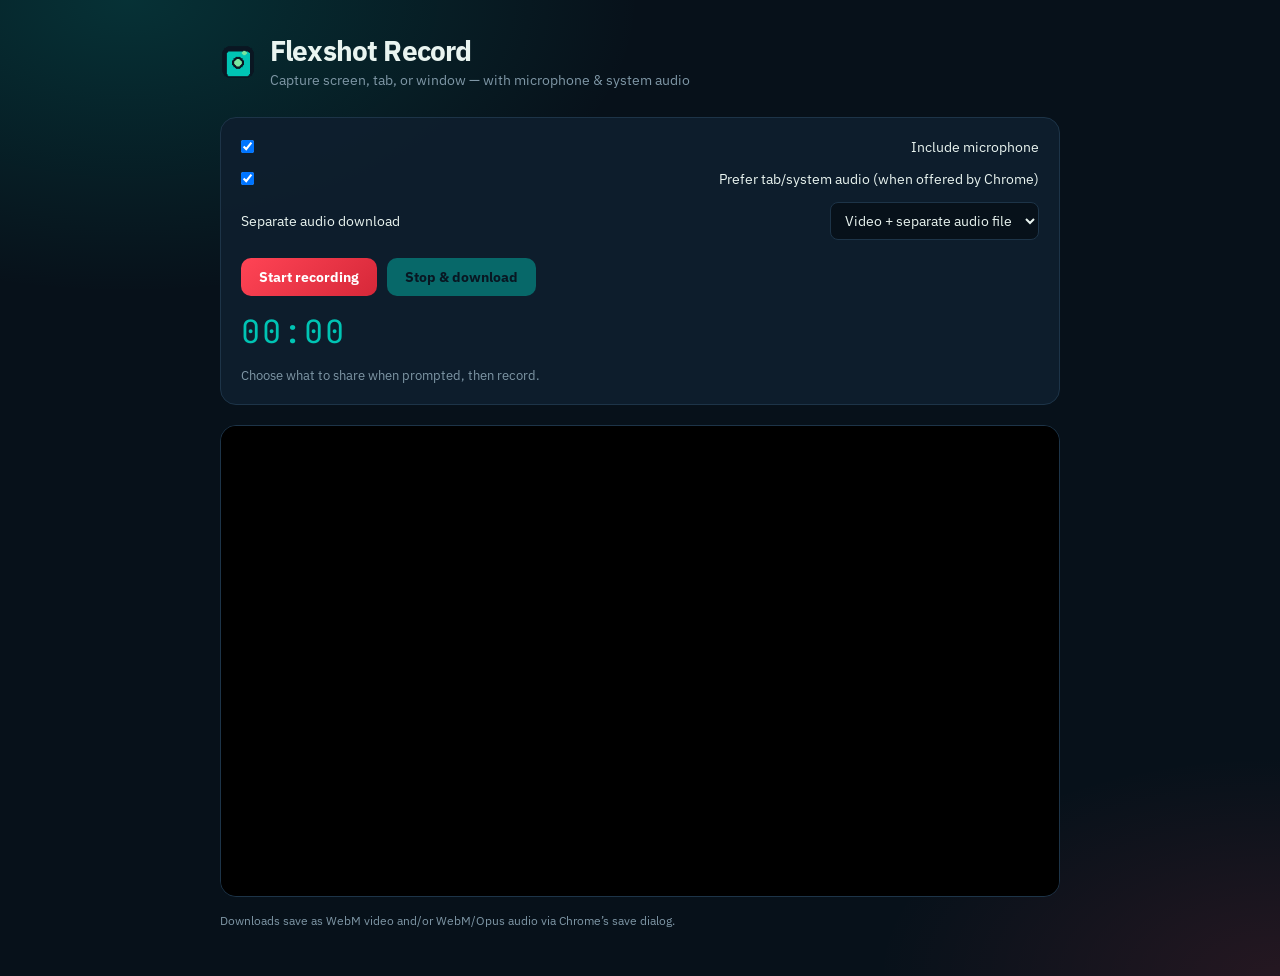
<file: src/record/recorder.html>
<!DOCTYPE html>
<html lang="en">
<head>
  <meta charset="UTF-8" />
  <meta name="viewport" content="width=device-width, initial-scale=1" />
  <title>Flexshot Recorder</title>
  <link rel="preconnect" href="https://fonts.googleapis.com" />
  <link rel="preconnect" href="https://fonts.gstatic.com" crossorigin />
  <link href="https://fonts.googleapis.com/css2?family=IBM+Plex+Sans:wght@400;500;600;700&family=JetBrains+Mono:wght@500&display=swap" rel="stylesheet" />
  <link rel="stylesheet" href="recorder.css" />
</head>
<body>
  <div class="shell">
    <header>
      <img src="../../icons/icon48.png" alt="" width="36" height="36" />
      <div>
        <h1>Flexshot Record</h1>
        <p>Capture screen, tab, or window — with microphone &amp; system audio</p>
      </div>
    </header>

    <section class="panel">
      <label class="opt">
        <input type="checkbox" id="micAudio" checked />
        Include microphone
      </label>
      <label class="opt">
        <input type="checkbox" id="systemAudio" checked />
        Prefer tab/system audio (when offered by Chrome)
      </label>
      <label class="opt">
        <span>Separate audio download</span>
        <select id="audioMode">
          <option value="both">Video + separate audio file</option>
          <option value="video">Video only (audio muxed)</option>
          <option value="audio">Audio only</option>
        </select>
      </label>

      <div class="controls">
        <button type="button" id="btnStart" class="record">Start recording</button>
        <button type="button" id="btnStop" class="stop" disabled>Stop &amp; download</button>
      </div>

      <div class="timer" id="timer">00:00</div>
      <p class="status" id="status">Choose what to share when prompted, then record.</p>
    </section>

    <section class="preview-wrap">
      <video id="preview" autoplay muted playsinline></video>
    </section>

    <footer>
      <p>Downloads save as WebM video and/or WebM/Opus audio via Chrome’s save dialog.</p>
    </footer>
  </div>
  <script src="recorder.js" type="module"></script>
</body>
</html>
</file>
<file: marketing/styles.css>
:root {
  --ink: #061018;
  --deep: #0b1a28;
  --line: #1b3244;
  --text: #eaf6f2;
  --muted: #87a0ae;
  --teal: #00c4b4;
  --teal-2: #00a89a;
  --lime: #7ee8a8;
  --coral: #ff5a45;
}

* { box-sizing: border-box; margin: 0; padding: 0; }

html { scroll-behavior: smooth; }

body {
  font-family: "IBM Plex Sans", system-ui, sans-serif;
  color: var(--text);
  background:
    radial-gradient(90% 70% at 0% 0%, rgba(0, 196, 180, 0.22), transparent 55%),
    radial-gradient(70% 50% at 100% 10%, rgba(126, 232, 168, 0.12), transparent 50%),
    radial-gradient(60% 40% at 80% 100%, rgba(255, 90, 69, 0.1), transparent 45%),
    var(--ink);
  min-height: 100vh;
  overflow-x: hidden;
}

.grain {
  pointer-events: none;
  position: fixed;
  inset: 0;
  opacity: 0.04;
  background-image: url("data:image/svg+xml,%3Csvg viewBox='0 0 200 200' xmlns='http://www.w3.org/2000/svg'%3E%3Cfilter id='n'%3E%3CfeTurbulence type='fractalNoise' baseFrequency='0.85' numOctaves='4' stitchTiles='stitch'/%3E%3C/filter%3E%3Crect width='100%25' height='100%25' filter='url(%23n)'/%3E%3C/svg%3E");
  z-index: 1;
}

.nav, main, .site-footer { position: relative; z-index: 2; }

.nav {
  display: flex;
  align-items: center;
  justify-content: space-between;
  gap: 16px;
  max-width: 1120px;
  margin: 0 auto;
  padding: 22px 24px;
}

.logo {
  display: flex;
  align-items: center;
  gap: 10px;
  color: var(--text);
  text-decoration: none;
  font-weight: 700;
  font-size: 18px;
  letter-spacing: -0.03em;
}

.logo img { border-radius: 8px; }

.nav nav {
  display: flex;
  gap: 22px;
}

.nav nav a {
  color: var(--muted);
  text-decoration: none;
  font-size: 14px;
}

.nav nav a:hover { color: var(--teal); }

.cta-nav {
  text-decoration: none;
  color: var(--ink);
  background: var(--teal);
  font-weight: 700;
  font-size: 13px;
  padding: 10px 14px;
  border-radius: 999px;
}

.hero {
  max-width: 1120px;
  margin: 0 auto;
  padding: 28px 24px 72px;
  display: grid;
  grid-template-columns: 1.05fr 0.95fr;
  gap: 40px;
  align-items: center;
  min-height: calc(100vh - 88px);
}

.brand-mark {
  font-family: "Fraunces", Georgia, serif;
  font-size: clamp(42px, 7vw, 72px);
  font-weight: 700;
  letter-spacing: -0.04em;
  line-height: 0.95;
  color: var(--teal);
  margin-bottom: 10px;
}

.hero h1 {
  font-family: "Fraunces", Georgia, serif;
  font-size: clamp(28px, 4vw, 40px);
  font-weight: 600;
  letter-spacing: -0.03em;
  margin-bottom: 14px;
}

.lede {
  font-size: 17px;
  line-height: 1.55;
  color: var(--muted);
  max-width: 38ch;
}

.cta-row {
  display: flex;
  flex-wrap: wrap;
  gap: 12px;
  margin-top: 28px;
}

.btn {
  display: inline-flex;
  align-items: center;
  justify-content: center;
  text-decoration: none;
  border-radius: 12px;
  padding: 14px 20px;
  font-weight: 700;
  font-size: 14px;
}

.btn.primary {
  background: linear-gradient(135deg, var(--teal), var(--teal-2));
  color: #031018;
}

.btn.ghost {
  border: 1px solid var(--line);
  color: var(--text);
  background: rgba(11, 26, 40, 0.55);
}

.hero-visual {
  position: relative;
}

.monitor {
  background: #0a1826;
  border: 1px solid var(--line);
  border-radius: 18px;
  overflow: hidden;
  box-shadow: 0 40px 80px rgba(0, 0, 0, 0.45);
  transform: rotate(-1.2deg);
}

.chrome-bar {
  display: flex;
  align-items: center;
  gap: 6px;
  padding: 12px 14px;
  background: #102234;
  border-bottom: 1px solid var(--line);
}

.chrome-bar span {
  width: 8px;
  height: 8px;
  border-radius: 50%;
  background: #355066;
}
.chrome-bar span:nth-child(1) { background: #ff5a45; }
.chrome-bar span:nth-child(2) { background: #f5c242; }
.chrome-bar span:nth-child(3) { background: #00c4b4; }

.url {
  margin-left: 8px;
  flex: 1;
  background: #07111a;
  border-radius: 6px;
  padding: 6px 10px;
  font-size: 11px;
  color: var(--muted);
}

.screen {
  position: relative;
  aspect-ratio: 16 / 11;
  background:
    linear-gradient(160deg, #123047 0%, #0a1c2c 60%, #0d2436 100%);
  overflow: hidden;
}

.fake-ui {
  display: grid;
  grid-template-columns: 72px 1fr;
  gap: 14px;
  padding: 22px;
  height: 100%;
}

.fake-side {
  background: rgba(255, 255, 255, 0.05);
  border-radius: 10px;
}

.fake-main { display: grid; gap: 12px; align-content: start; }
.fake-row {
  height: 12px;
  width: 70%;
  background: rgba(255, 255, 255, 0.12);
  border-radius: 6px;
}
.fake-row.short { width: 45%; opacity: 0.7; }
.fake-card {
  margin-top: 8px;
  height: 48%;
  background: rgba(0, 196, 180, 0.12);
  border: 1px solid rgba(0, 196, 180, 0.25);
  border-radius: 12px;
}

.anno {
  position: absolute;
  z-index: 2;
  opacity: 0;
}

.anno.box {
  left: 38%;
  top: 42%;
  width: 34%;
  height: 28%;
  border: 2px solid var(--coral);
  border-radius: 8px;
}

.anno.arrow {
  left: 28%;
  top: 30%;
  width: 70px;
  height: 2px;
  background: var(--coral);
  transform: rotate(28deg);
}
.anno.arrow::after {
  content: "";
  position: absolute;
  right: -2px;
  top: -5px;
  border: 6px solid transparent;
  border-left-color: var(--coral);
}

.anno.pin {
  left: 62%;
  top: 36%;
  width: 28px;
  height: 28px;
  border-radius: 50%;
  background: var(--teal);
  color: #031018;
  display: grid;
  place-items: center;
  font-weight: 800;
  font-size: 13px;
}

.anno.note {
  right: 8%;
  bottom: 14%;
  background: rgba(6, 16, 24, 0.88);
  border: 1px solid var(--teal);
  color: var(--lime);
  padding: 8px 12px;
  border-radius: 8px;
  font-size: 12px;
  font-weight: 600;
}

.features, .how, .install, .listing {
  max-width: 1120px;
  margin: 0 auto;
  padding: 64px 24px;
}

.features h2, .how h2, .install h2, .listing h2 {
  font-family: "Fraunces", Georgia, serif;
  font-size: clamp(28px, 4vw, 40px);
  letter-spacing: -0.03em;
  max-width: 18ch;
  margin-bottom: 12px;
}

.section-lede {
  color: var(--muted);
  max-width: 46ch;
  line-height: 1.5;
  margin-bottom: 32px;
}

.feature-grid {
  display: grid;
  grid-template-columns: repeat(3, 1fr);
  gap: 18px;
}

.feature-grid article {
  padding: 22px 20px;
  border-top: 2px solid var(--teal);
  background: linear-gradient(180deg, rgba(14, 34, 50, 0.7), rgba(8, 20, 32, 0.2));
}

.feature-grid h3 {
  font-size: 17px;
  margin-bottom: 8px;
}

.feature-grid p {
  color: var(--muted);
  font-size: 14px;
  line-height: 1.5;
}

.how ol {
  list-style: none;
  display: grid;
  gap: 16px;
  counter-reset: step;
}

.how li {
  display: grid;
  grid-template-columns: 56px 1fr;
  gap: 16px;
  align-items: start;
  padding: 18px 0;
  border-bottom: 1px solid var(--line);
}

.how li::before {
  counter-increment: step;
  content: counter(step);
  width: 44px;
  height: 44px;
  border-radius: 12px;
  display: grid;
  place-items: center;
  background: rgba(0, 196, 180, 0.15);
  color: var(--teal);
  font-weight: 800;
  font-size: 18px;
}

.how strong {
  display: block;
  font-size: 18px;
  margin-bottom: 4px;
}

.how span { color: var(--muted); line-height: 1.5; }

.install-steps {
  margin: 20px 0 24px 1.2em;
  color: var(--muted);
  line-height: 1.8;
}

.install-steps code, .listing pre {
  font-family: ui-monospace, "JetBrains Mono", monospace;
  font-size: 0.92em;
}

.store-note, .listing-block {
  background: rgba(11, 26, 40, 0.7);
  border: 1px solid var(--line);
  border-radius: 14px;
  padding: 18px 20px;
  color: var(--muted);
  line-height: 1.55;
}

.listing-block { margin-top: 14px; }
.listing-block h3 {
  color: var(--text);
  font-size: 14px;
  margin-bottom: 8px;
}

.listing pre {
  white-space: pre-wrap;
  color: var(--muted);
  line-height: 1.55;
}

.site-footer {
  max-width: 1120px;
  margin: 0 auto;
  padding: 28px 24px 48px;
  display: flex;
  justify-content: space-between;
  color: var(--muted);
  font-size: 13px;
  border-top: 1px solid var(--line);
}

@media (max-width: 900px) {
  .nav nav { display: none; }
  .hero {
    grid-template-columns: 1fr;
    min-height: auto;
    padding-top: 18px;
  }
  .feature-grid { grid-template-columns: 1fr; }
  .how li { grid-template-columns: 44px 1fr; }
}
</file>
<file: src/popup/popup.css>
:root {
  --bg: #f4f7fa;
  --card: #ffffff;
  --text: #15202b;
  --muted: #5b6b79;
  --line: #d8e1ea;
  --teal: #00a897;
  --teal-soft: #e6f8f5;
  --blue: #2f6fed;
  --blue-soft: #eaf1ff;
  --purple: #6b5cff;
  --purple-soft: #f0eeff;
  --red: #e63b4f;
  --red-soft: #ffe8eb;
  --amber: #d97706;
  --amber-soft: #fff4e5;
}

* {
  box-sizing: border-box;
  margin: 0;
  padding: 0;
}

html, body {
  width: 360px;
  background: var(--bg);
  color: var(--text);
  font-family: "Segoe UI", "Helvetica Neue", Arial, sans-serif;
}

body {
  padding: 0 0 10px;
}

.top {
  display: flex;
  align-items: center;
  justify-content: space-between;
  padding: 12px 14px 8px;
  background: var(--card);
}

.brand {
  display: flex;
  align-items: center;
  gap: 8px;
}

.brand img {
  border-radius: 7px;
}

.brand strong {
  font-size: 16px;
  letter-spacing: -0.02em;
}

.linkish {
  border: none;
  background: var(--teal-soft);
  color: var(--teal);
  font: 600 12px/1 "Segoe UI", sans-serif;
  padding: 7px 10px;
  border-radius: 999px;
  cursor: pointer;
}

.linkish:hover {
  filter: brightness(0.97);
}

.tabs {
  display: grid;
  grid-template-columns: 1fr 1fr 1fr;
  gap: 0;
  background: var(--card);
  border-bottom: 1px solid var(--line);
  padding: 0 8px;
}

.tab {
  appearance: none;
  border: none;
  background: transparent;
  color: var(--muted);
  font: 600 13px/1 "Segoe UI", sans-serif;
  padding: 12px 8px 11px;
  cursor: pointer;
  border-bottom: 2px solid transparent;
  display: flex;
  align-items: center;
  justify-content: center;
  gap: 6px;
}

.tab .tab-ico {
  font-size: 12px;
  line-height: 1;
}

.tab:hover {
  color: var(--text);
}

.tab.active {
  color: var(--teal);
  border-bottom-color: var(--teal);
}

.panel {
  padding: 12px 12px 4px;
  display: none;
}

.panel.active {
  display: block;
}

.lead {
  font-size: 12px;
  color: var(--muted);
  margin: 2px 4px 10px;
}

.tile {
  width: 100%;
  display: grid;
  grid-template-columns: 44px 1fr 18px;
  align-items: center;
  gap: 12px;
  text-align: left;
  background: var(--card);
  border: 1px solid var(--line);
  border-radius: 12px;
  padding: 12px;
  margin-bottom: 8px;
  cursor: pointer;
  transition: border-color 0.15s, box-shadow 0.15s, transform 0.12s;
}

.tile:hover {
  border-color: var(--teal);
  box-shadow: 0 6px 18px rgba(21, 32, 43, 0.08);
  transform: translateY(-1px);
}

.tile:active {
  transform: translateY(0);
}

.tile:disabled {
  opacity: 0.55;
  cursor: wait;
  transform: none;
  box-shadow: none;
}

.tile.featured {
  border-color: #f5b4bc;
  background: linear-gradient(180deg, #fff7f8, #ffffff);
}

.tile-icon {
  width: 44px;
  height: 44px;
  border-radius: 12px;
  display: grid;
  place-items: center;
}

.tile-icon svg {
  width: 22px;
  height: 22px;
}

.tile-icon.region {
  background: var(--blue-soft);
  color: var(--blue);
}

.tile-icon.visible {
  background: var(--teal-soft);
  color: var(--teal);
}

.tile-icon.full {
  background: var(--purple-soft);
  color: var(--purple);
}

.tile-icon.record {
  background: var(--red-soft);
  color: var(--red);
}

.tile-icon.pdf {
  background: var(--amber-soft);
  color: var(--amber);
}

.tile-icon.bar {
  background: #eef2f6;
  color: #3d5163;
}

.tile-text strong {
  display: block;
  font-size: 14px;
  font-weight: 700;
  letter-spacing: -0.01em;
  margin-bottom: 2px;
}

.tile-text small {
  display: block;
  font-size: 12px;
  color: var(--muted);
  line-height: 1.3;
}

.tile-arrow {
  color: #9aadc0;
  font-size: 22px;
  line-height: 1;
}

.tips {
  list-style: none;
  margin: 6px 4px 10px;
  padding: 0;
}

.tips li {
  position: relative;
  padding-left: 14px;
  font-size: 12px;
  color: var(--muted);
  margin-bottom: 5px;
}

.tips li::before {
  content: "";
  position: absolute;
  left: 0;
  top: 6px;
  width: 6px;
  height: 6px;
  border-radius: 50%;
  background: var(--teal);
}

.status {
  margin: 4px 12px 0;
  padding: 10px 12px;
  border-radius: 10px;
  font-size: 12px;
  font-weight: 600;
  background: #e8f8ef;
  color: #0f7a45;
  border: 1px solid #bfe8cf;
}

.status.error {
  background: #ffecee;
  color: #b42333;
  border-color: #f3c0c6;
}

.foot {
  margin: 10px 14px 0;
  font-size: 11px;
  color: var(--muted);
  text-align: center;
  line-height: 1.35;
}
</file>
<file: src/record/recorder.css>
:root {
  --ink: #07111a;
  --panel: #0e1e2e;
  --line: #1d3448;
  --text: #e9f4f0;
  --muted: #7f97a6;
  --teal: #00c4b4;
  --danger: #ff4455;
}

* { box-sizing: border-box; margin: 0; padding: 0; }

body {
  min-height: 100vh;
  font-family: "IBM Plex Sans", system-ui, sans-serif;
  color: var(--text);
  background:
    radial-gradient(80% 60% at 10% 0%, rgba(0, 196, 180, 0.18), transparent 50%),
    radial-gradient(70% 50% at 100% 100%, rgba(255, 68, 85, 0.12), transparent 45%),
    var(--ink);
}

.shell {
  max-width: 880px;
  margin: 0 auto;
  padding: 36px 20px 48px;
}

header {
  display: flex;
  gap: 14px;
  align-items: center;
  margin-bottom: 28px;
}

header img { border-radius: 10px; }

header h1 {
  font-size: 28px;
  letter-spacing: -0.03em;
  line-height: 1.1;
}

header p {
  color: var(--muted);
  margin-top: 4px;
  font-size: 14px;
}

.panel {
  background: rgba(14, 30, 46, 0.9);
  border: 1px solid var(--line);
  border-radius: 16px;
  padding: 20px;
  display: grid;
  gap: 14px;
}

.opt {
  display: flex;
  align-items: center;
  justify-content: space-between;
  gap: 12px;
  font-size: 14px;
  color: var(--text);
}

.opt select {
  background: var(--ink);
  color: var(--text);
  border: 1px solid var(--line);
  border-radius: 8px;
  padding: 8px 10px;
  font: inherit;
}

.controls {
  display: flex;
  gap: 10px;
  margin-top: 4px;
}

button {
  border: none;
  border-radius: 10px;
  padding: 12px 18px;
  font: 700 14px/1 "IBM Plex Sans", system-ui, sans-serif;
  cursor: pointer;
}

.record {
  background: linear-gradient(135deg, #ff4455, #d62839);
  color: #fff;
}
.stop {
  background: var(--teal);
  color: #031018;
}
button:disabled {
  opacity: 0.45;
  cursor: not-allowed;
}

.timer {
  font-family: "JetBrains Mono", monospace;
  font-size: 32px;
  color: var(--teal);
  letter-spacing: 0.06em;
}

.status {
  color: var(--muted);
  font-size: 13px;
}

.preview-wrap {
  margin-top: 20px;
  border-radius: 16px;
  overflow: hidden;
  border: 1px solid var(--line);
  background: #000;
  aspect-ratio: 16 / 9;
}

#preview {
  width: 100%;
  height: 100%;
  object-fit: contain;
  background: #000;
}

footer {
  margin-top: 16px;
  color: var(--muted);
  font-size: 12px;
}
</file>
<file: src/editor/editor.css>
:root {
  --bg: #07111a;
  --panel: #0d1b29;
  --panel-2: #122436;
  --line: #1d3348;
  --text: #e9f4f0;
  --muted: #7f97a6;
  --teal: #00c4b4;
  --lime: #78e6a0;
  --danger: #ff5c5c;
  --accent: #ff3b30;
}

* { box-sizing: border-box; margin: 0; padding: 0; }

html, body {
  height: 100%;
  background: var(--bg);
  color: var(--text);
  font-family: "IBM Plex Sans", system-ui, sans-serif;
  overflow: hidden;
}

.app {
  height: 100%;
  display: grid;
  grid-template-rows: 52px 1fr 36px;
}

.topbar {
  display: flex;
  align-items: center;
  justify-content: space-between;
  gap: 12px;
  padding: 0 14px;
  background: linear-gradient(180deg, #0f2133, #0c1a28);
  border-bottom: 1px solid var(--line);
}

.brand {
  display: flex;
  align-items: center;
  gap: 8px;
  min-width: 0;
}

.brand img { border-radius: 6px; }
.brand strong { font-size: 14px; letter-spacing: -0.02em; }
.doc-title {
  color: var(--muted);
  font-size: 12px;
  max-width: 280px;
  overflow: hidden;
  text-overflow: ellipsis;
  white-space: nowrap;
}

.top-actions {
  display: flex;
  align-items: center;
  gap: 8px;
}

.ghost, .primary {
  border: 1px solid var(--line);
  background: var(--panel-2);
  color: var(--text);
  border-radius: 8px;
  padding: 7px 12px;
  font: 500 12px/1 "IBM Plex Sans", system-ui, sans-serif;
  cursor: pointer;
}

.ghost:hover { border-color: var(--teal); }
.ghost.sm { padding: 4px 8px; min-width: 28px; }
.primary {
  background: linear-gradient(135deg, #00c4b4, #009e92);
  border-color: transparent;
  color: #031018;
  font-weight: 700;
}
.primary:hover { filter: brightness(1.05); }

.split {
  display: flex;
  align-items: stretch;
}
.split .primary {
  border-radius: 8px 0 0 8px;
}
.split select {
  border-radius: 0 8px 8px 0;
  border: 1px solid var(--line);
  border-left: none;
  background: var(--panel);
  color: var(--text);
  padding: 0 8px;
  font-size: 12px;
}

.workspace {
  display: grid;
  grid-template-columns: 88px 1fr;
  min-height: 0;
}

.toolbar {
  background: var(--panel);
  border-right: 1px solid var(--line);
  padding: 8px 6px;
  overflow-y: auto;
  display: flex;
  flex-direction: column;
  gap: 4px;
}

.tool {
  display: flex;
  flex-direction: column;
  align-items: center;
  gap: 2px;
  width: 100%;
  padding: 8px 4px;
  border: 1px solid transparent;
  border-radius: 8px;
  background: transparent;
  color: var(--muted);
  cursor: pointer;
  font-size: 10px;
}
.tool svg { width: 18px; height: 18px; }
.tool:hover { color: var(--text); background: rgba(0, 196, 180, 0.08); }
.tool.active {
  color: var(--teal);
  background: rgba(0, 196, 180, 0.12);
  border-color: rgba(0, 196, 180, 0.35);
}
.tool.danger:hover { color: var(--danger); }

.sep {
  height: 1px;
  background: var(--line);
  margin: 6px 4px;
}

.field {
  display: flex;
  flex-direction: column;
  gap: 4px;
  padding: 6px 4px;
  font-size: 10px;
  color: var(--muted);
}
.field input[type="color"] {
  width: 100%;
  height: 28px;
  border: none;
  background: transparent;
  cursor: pointer;
}
.field input[type="range"] { width: 100%; }
.field.check {
  flex-direction: row;
  align-items: center;
  gap: 6px;
}

.canvas-wrap {
  position: relative;
  overflow: auto;
  background:
    linear-gradient(45deg, #0a1520 25%, transparent 25%),
    linear-gradient(-45deg, #0a1520 25%, transparent 25%),
    linear-gradient(45deg, transparent 75%, #0a1520 75%),
    linear-gradient(-45deg, transparent 75%, #0a1520 75%);
  background-size: 20px 20px;
  background-position: 0 0, 0 10px, 10px -10px, -10px 0;
  background-color: #12202e;
}

.stage {
  position: relative;
  margin: 24px auto;
  box-shadow: 0 20px 60px rgba(0, 0, 0, 0.45);
  transform-origin: top left;
}

.stage canvas {
  display: block;
  position: absolute;
  left: 0;
  top: 0;
}

#baseCanvas { z-index: 1; }
#drawCanvas { z-index: 2; cursor: crosshair; }

.text-layer {
  position: absolute;
  inset: 0;
  z-index: 3;
  pointer-events: none;
}
.text-layer textarea {
  position: absolute;
  min-width: 80px;
  min-height: 28px;
  border: 1.5px dashed var(--teal);
  background: rgba(7, 17, 26, 0.65);
  color: var(--text);
  font-family: "IBM Plex Sans", sans-serif;
  padding: 4px 6px;
  resize: both;
  pointer-events: auto;
  outline: none;
}

.crop-overlay {
  position: absolute;
  inset: 0;
  z-index: 4;
  cursor: crosshair;
  background: rgba(0, 0, 0, 0.35);
}
.crop-overlay .box {
  position: absolute;
  border: 2px solid var(--teal);
  background: transparent;
  box-shadow: 0 0 0 9999px rgba(0, 0, 0, 0.45);
}

.empty {
  position: absolute;
  inset: 0;
  display: grid;
  place-items: center;
  color: var(--muted);
  pointer-events: none;
}

.statusbar {
  display: flex;
  align-items: center;
  gap: 10px;
  padding: 0 12px;
  border-top: 1px solid var(--line);
  background: #0b1722;
  font-size: 12px;
  color: var(--muted);
}
.zoom-btns { display: flex; gap: 4px; }
#zoomLabel {
  font-family: "JetBrains Mono", monospace;
  color: var(--lime);
  min-width: 48px;
}
#hint { margin-left: auto; }
</file>
